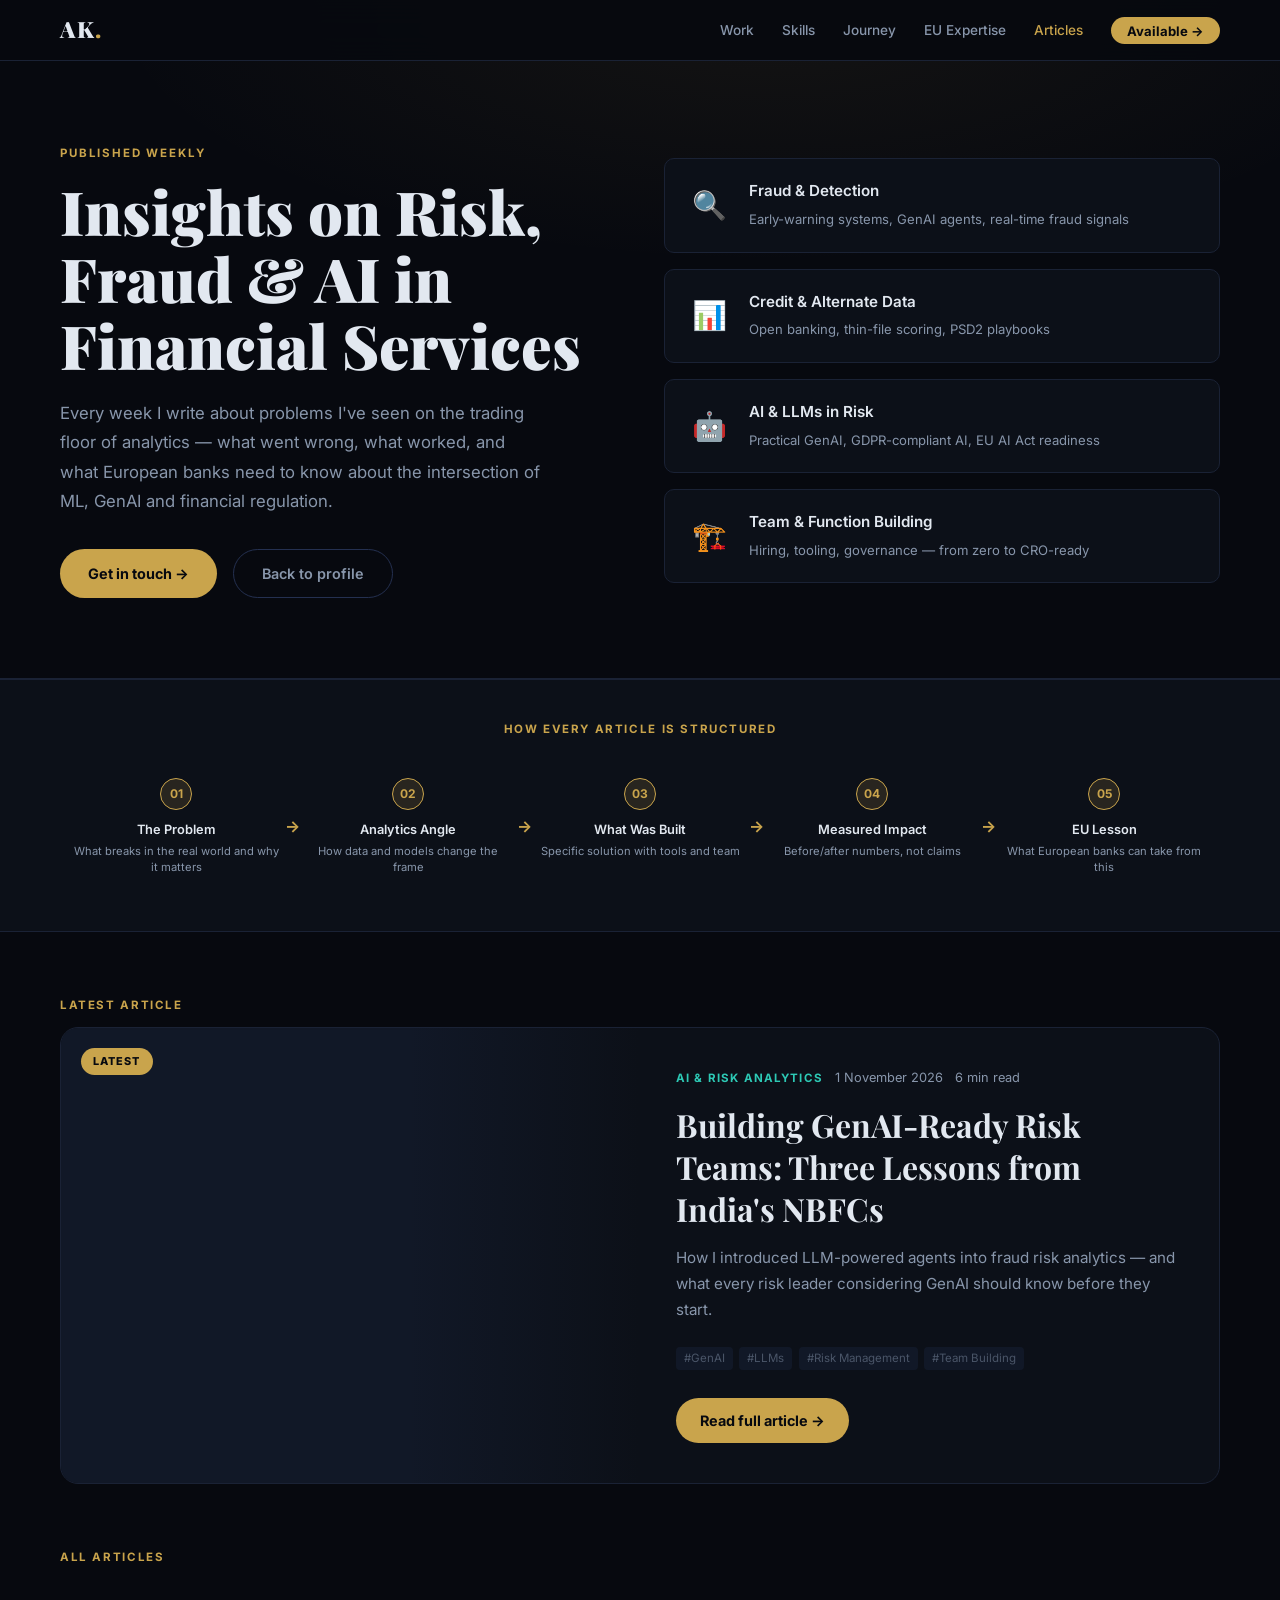
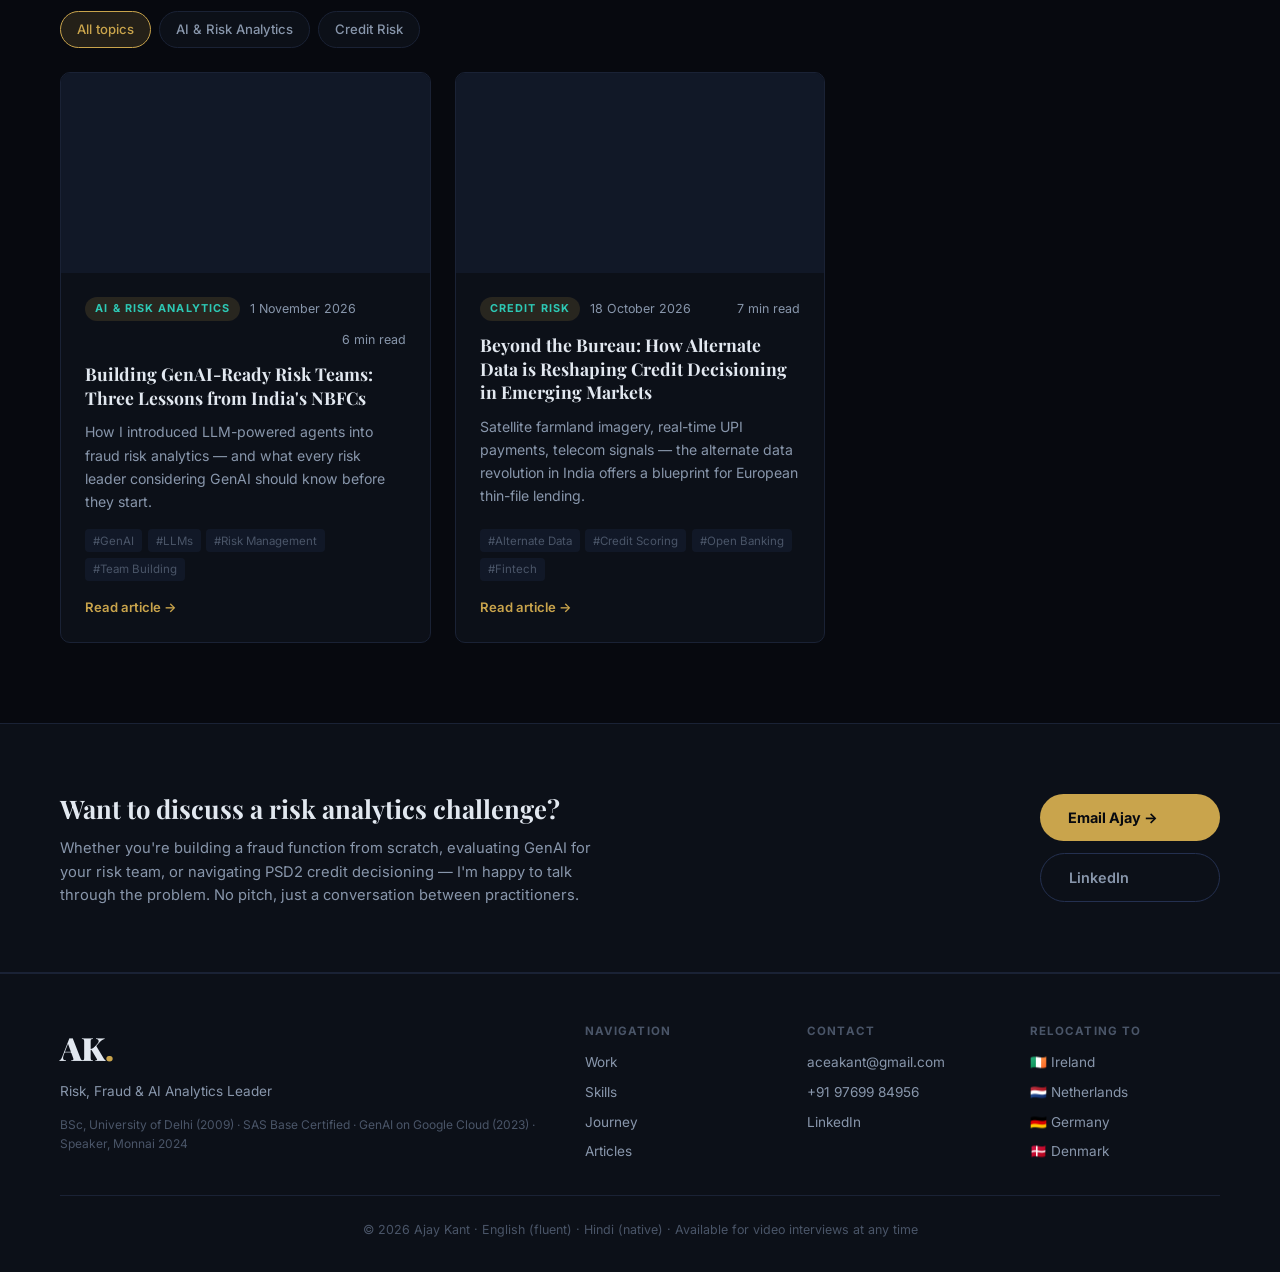
<file: articles.html>
<!DOCTYPE html>
<html lang="en">
<head>
    <meta charset="UTF-8">
    <meta name="viewport" content="width=device-width, initial-scale=1.0">
    <meta name="description" content="Weekly insights on risk analytics, fraud detection and AI in financial services — by Ajay Kant.">
    <title>Articles — Ajay Kant · Risk, Fraud & AI Analytics</title>
    <link rel="stylesheet" href="styles.css">
    <link href="https://fonts.googleapis.com/css2?family=Playfair+Display:wght@400;700;900&family=Inter:wght@300;400;500;600;700&display=swap" rel="stylesheet">
    <link rel="stylesheet" href="https://cdnjs.cloudflare.com/ajax/libs/font-awesome/6.4.0/css/all.min.css">
    <style>
        /* ── Articles page specific styles ─────────────────── */
        .articles-hero {
            padding: 9rem 0 5rem;
            background: radial-gradient(ellipse 80% 60% at 60% 0%, rgba(201,164,76,0.07) 0%, transparent 65%),
                        var(--bg);
            border-bottom: 1px solid var(--border);
        }
        .articles-hero-grid {
            display: grid;
            grid-template-columns: 1fr 1fr;
            gap: 3rem;
            align-items: center;
        }
        .articles-hero-eyebrow {
            font-size: 0.72rem;
            font-weight: 700;
            letter-spacing: 0.16em;
            text-transform: uppercase;
            color: var(--gold);
            margin-bottom: 1rem;
        }
        .articles-hero h1 {
            font-family: 'Playfair Display', Georgia, serif;
            font-size: clamp(2.4rem, 5vw, 3.8rem);
            font-weight: 900;
            line-height: 1.1;
            color: var(--text);
            margin-bottom: 1.25rem;
        }
        .articles-hero p {
            color: var(--text-muted);
            font-size: 1.05rem;
            line-height: 1.75;
            max-width: 480px;
        }
        .articles-hero-stats {
            display: flex;
            flex-direction: column;
            gap: 1rem;
        }
        .hero-stat-row {
            display: flex;
            align-items: center;
            gap: 1.25rem;
            padding: 1.25rem 1.5rem;
            background: var(--bg-card);
            border: 1px solid var(--border);
            border-radius: var(--radius);
            transition: border-color 0.2s;
        }
        .hero-stat-row:hover { border-color: var(--gold); }
        .hero-stat-icon {
            font-size: 1.75rem;
            min-width: 2.5rem;
            text-align: center;
        }
        .hero-stat-text strong {
            display: block;
            color: var(--text);
            font-size: 0.95rem;
            font-weight: 600;
            margin-bottom: 0.15rem;
        }
        .hero-stat-text span {
            color: var(--text-muted);
            font-size: 0.82rem;
            line-height: 1.4;
        }

        /* ── Framework banner ───────────────────────────────── */
        .framework-banner {
            background: var(--bg-card);
            border-top: 1px solid var(--border);
            border-bottom: 1px solid var(--border);
            padding: 2.5rem 0;
        }
        .framework-steps {
            display: grid;
            grid-template-columns: repeat(5, 1fr);
            gap: 0;
        }
        .framework-step {
            display: flex;
            flex-direction: column;
            align-items: center;
            text-align: center;
            padding: 1rem 0.75rem;
            position: relative;
        }
        .framework-step:not(:last-child)::after {
            content: '→';
            position: absolute;
            right: -0.5rem;
            top: 50%;
            transform: translateY(-50%);
            color: var(--gold);
            font-size: 1rem;
            font-weight: 700;
        }
        .framework-step-num {
            width: 2rem;
            height: 2rem;
            background: var(--gold-dim);
            border: 1px solid var(--gold);
            border-radius: 50%;
            display: flex;
            align-items: center;
            justify-content: center;
            font-size: 0.75rem;
            font-weight: 700;
            color: var(--gold);
            margin-bottom: 0.6rem;
        }
        .framework-step-label {
            font-size: 0.8rem;
            font-weight: 600;
            color: var(--text);
            margin-bottom: 0.25rem;
        }
        .framework-step-sub {
            font-size: 0.7rem;
            color: var(--text-muted);
            line-height: 1.4;
        }

        /* ── Featured article ───────────────────────────────── */
        .featured-section {
            padding: 4rem 0 2rem;
        }
        .featured-card {
            display: grid;
            grid-template-columns: 1fr 1fr;
            gap: 0;
            background: var(--bg-card);
            border: 1px solid var(--border);
            border-radius: var(--radius-lg);
            overflow: hidden;
            cursor: pointer;
            transition: border-color 0.25s, box-shadow 0.25s, transform 0.25s;
        }
        .featured-card:hover {
            border-color: var(--gold);
            box-shadow: var(--shadow-gold);
            transform: translateY(-2px);
        }
        .featured-img {
            height: 100%;
            min-height: 340px;
            background-size: cover;
            background-position: center;
            background-color: var(--bg-elevated);
            position: relative;
        }
        .featured-img-overlay {
            position: absolute;
            inset: 0;
            background: linear-gradient(to right, transparent 60%, var(--bg-card));
        }
        .featured-badge {
            position: absolute;
            top: 1.25rem;
            left: 1.25rem;
            background: var(--gold);
            color: #07090f;
            font-size: 0.68rem;
            font-weight: 800;
            letter-spacing: 0.1em;
            text-transform: uppercase;
            padding: 0.3rem 0.75rem;
            border-radius: 9999px;
        }
        .featured-body {
            padding: 2.5rem 2.25rem;
            display: flex;
            flex-direction: column;
            justify-content: center;
        }
        .featured-meta {
            display: flex;
            gap: 0.75rem;
            flex-wrap: wrap;
            align-items: center;
            margin-bottom: 1rem;
        }
        .featured-category {
            font-size: 0.72rem;
            font-weight: 700;
            text-transform: uppercase;
            letter-spacing: 0.1em;
            color: var(--teal);
        }
        .featured-date, .featured-read-time {
            font-size: 0.8rem;
            color: var(--text-muted);
        }
        .featured-title {
            font-family: 'Playfair Display', Georgia, serif;
            font-size: clamp(1.5rem, 2.5vw, 2rem);
            font-weight: 700;
            color: var(--text);
            line-height: 1.3;
            margin-bottom: 1rem;
        }
        .featured-summary {
            color: var(--text-muted);
            font-size: 0.95rem;
            line-height: 1.7;
            margin-bottom: 1.5rem;
        }
        .featured-tags {
            display: flex;
            flex-wrap: wrap;
            gap: 0.4rem;
            margin-bottom: 1.75rem;
        }
        .featured-cta {
            display: inline-flex;
            align-items: center;
            background: var(--gold);
            color: #07090f;
            font-weight: 700;
            font-size: 0.9rem;
            padding: 0.7rem 1.5rem;
            border-radius: 9999px;
            align-self: flex-start;
            transition: background 0.2s;
        }
        .featured-cta:hover { background: var(--gold-light); }

        /* ── Filters ────────────────────────────────────────── */
        .filters-bar {
            padding: 2rem 0 0;
            display: flex;
            gap: 0.5rem;
            flex-wrap: wrap;
            align-items: center;
        }
        .filter-chip {
            background: var(--bg-card);
            border: 1px solid var(--border);
            color: var(--text-muted);
            font-size: 0.82rem;
            font-weight: 500;
            padding: 0.45rem 1rem;
            border-radius: 9999px;
            cursor: pointer;
            transition: background 0.2s, border-color 0.2s, color 0.2s;
        }
        .filter-chip:hover, .filter-chip.active {
            background: var(--gold-dim);
            border-color: var(--gold);
            color: var(--gold);
        }

        /* ── Articles grid ──────────────────────────────────── */
        .all-articles-section {
            padding: 2rem 0 5rem;
        }
        .articles-page-grid {
            display: grid;
            grid-template-columns: repeat(auto-fill, minmax(340px, 1fr));
            gap: 1.5rem;
            margin-top: 1.5rem;
        }

        /* ── Article card (shared with index.html) ──────────── */
        .article-card {
            background: var(--bg-card);
            border: 1px solid var(--border);
            border-radius: var(--radius);
            overflow: hidden;
            cursor: pointer;
            transition: border-color 0.25s, box-shadow 0.25s, transform 0.25s;
            display: flex;
            flex-direction: column;
        }
        .article-card:hover {
            border-color: var(--gold);
            box-shadow: var(--shadow-gold);
            transform: translateY(-3px);
        }
        .article-card-img {
            height: 200px;
            background-size: cover;
            background-position: center;
            background-color: var(--bg-elevated);
        }
        .article-card-accent {
            height: 4px;
            background: linear-gradient(to right, var(--gold), var(--teal));
        }
        .article-card-body {
            padding: 1.5rem;
            flex: 1;
            display: flex;
            flex-direction: column;
        }
        .article-meta {
            display: flex;
            gap: 0.6rem;
            flex-wrap: wrap;
            align-items: center;
            margin-bottom: 0.75rem;
        }
        .article-category {
            font-size: 0.68rem;
            font-weight: 700;
            text-transform: uppercase;
            letter-spacing: 0.1em;
            color: var(--teal);
        }
        .article-date, .article-read-time {
            font-size: 0.78rem;
            color: var(--text-muted);
        }
        .article-title {
            font-family: 'Playfair Display', Georgia, serif;
            font-size: 1.1rem;
            font-weight: 700;
            color: var(--text);
            line-height: 1.35;
            margin-bottom: 0.65rem;
        }
        .article-summary {
            color: var(--text-muted);
            font-size: 0.88rem;
            line-height: 1.65;
            margin-bottom: 1rem;
            flex: 1;
        }
        .article-tags {
            display: flex;
            flex-wrap: wrap;
            gap: 0.35rem;
            margin-bottom: 1rem;
        }
        .article-tag {
            font-size: 0.72rem;
            color: var(--text-dim);
            background: var(--bg-elevated);
            padding: 0.15rem 0.5rem;
            border-radius: 4px;
        }
        .article-cta {
            font-size: 0.82rem;
            font-weight: 600;
            color: var(--gold);
            margin-top: auto;
        }
        .article-card:hover .article-cta { color: var(--gold-light); }

        /* ── Write for the site CTA ─────────────────────────── */
        .write-cta-section {
            background: var(--bg-card);
            border-top: 1px solid var(--border);
            border-bottom: 1px solid var(--border);
            padding: 4rem 0;
        }
        .write-cta-inner {
            display: grid;
            grid-template-columns: 1fr auto;
            gap: 2rem;
            align-items: center;
        }
        .write-cta-inner h2 {
            font-family: 'Playfair Display', Georgia, serif;
            font-size: 1.6rem;
            font-weight: 700;
            color: var(--text);
            margin-bottom: 0.5rem;
        }
        .write-cta-inner p {
            color: var(--text-muted);
            font-size: 0.92rem;
            line-height: 1.6;
            max-width: 540px;
        }
        .write-cta-btns {
            display: flex;
            flex-direction: column;
            gap: 0.75rem;
            min-width: 180px;
        }

        /* ── Article Modal ──────────────────────────────────── */
        .article-modal {
            position: fixed;
            inset: 0;
            z-index: 1000;
            display: flex;
            align-items: flex-start;
            justify-content: center;
            overflow-y: auto;
            padding: 2rem 1rem;
        }
        .article-modal[hidden] { display: none; }
        .article-modal-overlay {
            position: fixed;
            inset: 0;
            background: rgba(7,9,15,0.88);
            backdrop-filter: blur(6px);
        }
        .article-modal-panel {
            position: relative;
            z-index: 1;
            background: var(--bg-card);
            border: 1px solid var(--border-light);
            border-radius: var(--radius-lg);
            max-width: 740px;
            width: 100%;
            padding: 3rem 3rem 2.5rem;
            margin: auto;
            box-shadow: var(--shadow-md);
        }
        .article-modal-close {
            position: absolute;
            top: 1.25rem;
            right: 1.25rem;
            background: var(--bg-elevated);
            border: 1px solid var(--border);
            border-radius: 50%;
            width: 2.25rem;
            height: 2.25rem;
            cursor: pointer;
            color: var(--text-muted);
            font-size: 1rem;
            display: flex;
            align-items: center;
            justify-content: center;
            transition: background 0.2s, color 0.2s;
        }
        .article-modal-close:hover { background: var(--bg-highlight); color: var(--text); }
        .article-modal-content h1 {
            font-family: 'Playfair Display', Georgia, serif;
            font-size: clamp(1.6rem, 3vw, 2.2rem);
            font-weight: 700;
            color: var(--text);
            line-height: 1.25;
            margin-bottom: 1rem;
        }
        .article-modal-content .article-body h2 {
            font-family: 'Playfair Display', Georgia, serif;
            font-size: 1.3rem;
            font-weight: 700;
            color: var(--text);
            margin: 2rem 0 0.75rem;
        }
        .article-modal-content .article-body p {
            color: var(--text-muted);
            font-size: 0.97rem;
            line-height: 1.8;
            margin-bottom: 1rem;
        }
        .article-modal-content .article-body strong {
            color: var(--text);
            font-weight: 600;
        }

        /* ── Responsive ─────────────────────────────────────── */
        @media (max-width: 900px) {
            .articles-hero-grid { grid-template-columns: 1fr; }
            .articles-hero-stats { display: none; }
            .framework-steps { grid-template-columns: repeat(3, 1fr); }
            .framework-step:nth-child(3)::after,
            .framework-step:nth-child(5)::after { display: none; }
            .featured-card { grid-template-columns: 1fr; }
            .featured-img { min-height: 220px; }
            .write-cta-inner { grid-template-columns: 1fr; }
            .write-cta-btns { flex-direction: row; min-width: auto; }
            .article-modal-panel { padding: 2rem 1.5rem; }
        }
        @media (max-width: 600px) {
            .articles-hero { padding: 7rem 0 3.5rem; }
            .framework-steps { grid-template-columns: 1fr 1fr; }
            .framework-step:nth-child(2)::after,
            .framework-step:nth-child(4)::after { display: none; }
            .articles-page-grid { grid-template-columns: 1fr; }
            .write-cta-btns { flex-direction: column; }
        }
    </style>
</head>
<body>

<!-- ── Navigation ─────────────────────────────────────────── -->
<nav class="navbar">
    <div class="nav-inner">
        <a href="index.html" class="nav-logo">AK<span class="nav-logo-dot">.</span></a>
        <ul class="nav-links">
            <li><a href="index.html#engagements">Work</a></li>
            <li><a href="index.html#skills">Skills</a></li>
            <li><a href="index.html#timeline">Journey</a></li>
            <li><a href="index.html#eu-regulatory">EU Expertise</a></li>
            <li><a href="articles.html" class="active">Articles</a></li>
            <li><a href="index.html#opportunity" class="nav-hire">Available →</a></li>
        </ul>
        <button class="nav-menu-btn" id="menuBtn" aria-label="Menu">☰</button>
    </div>
</nav>

<!-- ── Articles Hero ──────────────────────────────────────── -->
<section class="articles-hero">
    <div class="container">
        <div class="articles-hero-grid">
            <div>
                <div class="articles-hero-eyebrow">Published weekly</div>
                <h1>Insights on Risk,<br>Fraud &amp; AI in<br>Financial Services</h1>
                <p>Every week I write about problems I've seen on the trading floor of analytics — what went wrong, what worked, and what European banks need to know about the intersection of ML, GenAI and financial regulation.</p>
                <div style="margin-top:2rem;display:flex;gap:1rem;flex-wrap:wrap;">
                    <a href="mailto:aceakant@gmail.com" class="btn-gold">Get in touch →</a>
                    <a href="index.html" class="btn-ghost">Back to profile</a>
                </div>
            </div>
            <div class="articles-hero-stats">
                <div class="hero-stat-row">
                    <div class="hero-stat-icon">🔍</div>
                    <div class="hero-stat-text">
                        <strong>Fraud & Detection</strong>
                        <span>Early-warning systems, GenAI agents, real-time fraud signals</span>
                    </div>
                </div>
                <div class="hero-stat-row">
                    <div class="hero-stat-icon">📊</div>
                    <div class="hero-stat-text">
                        <strong>Credit & Alternate Data</strong>
                        <span>Open banking, thin-file scoring, PSD2 playbooks</span>
                    </div>
                </div>
                <div class="hero-stat-row">
                    <div class="hero-stat-icon">🤖</div>
                    <div class="hero-stat-text">
                        <strong>AI & LLMs in Risk</strong>
                        <span>Practical GenAI, GDPR-compliant AI, EU AI Act readiness</span>
                    </div>
                </div>
                <div class="hero-stat-row">
                    <div class="hero-stat-icon">🏗️</div>
                    <div class="hero-stat-text">
                        <strong>Team & Function Building</strong>
                        <span>Hiring, tooling, governance — from zero to CRO-ready</span>
                    </div>
                </div>
            </div>
        </div>
    </div>
</section>

<!-- ── Article Framework Banner ───────────────────────────── -->
<div class="framework-banner">
    <div class="container">
        <div class="section-label" style="text-align:center;margin-bottom:1.5rem;">How every article is structured</div>
        <div class="framework-steps">
            <div class="framework-step">
                <div class="framework-step-num">01</div>
                <div class="framework-step-label">The Problem</div>
                <div class="framework-step-sub">What breaks in the real world and why it matters</div>
            </div>
            <div class="framework-step">
                <div class="framework-step-num">02</div>
                <div class="framework-step-label">Analytics Angle</div>
                <div class="framework-step-sub">How data and models change the frame</div>
            </div>
            <div class="framework-step">
                <div class="framework-step-num">03</div>
                <div class="framework-step-label">What Was Built</div>
                <div class="framework-step-sub">Specific solution with tools and team</div>
            </div>
            <div class="framework-step">
                <div class="framework-step-num">04</div>
                <div class="framework-step-label">Measured Impact</div>
                <div class="framework-step-sub">Before/after numbers, not claims</div>
            </div>
            <div class="framework-step">
                <div class="framework-step-num">05</div>
                <div class="framework-step-label">EU Lesson</div>
                <div class="framework-step-sub">What European banks can take from this</div>
            </div>
        </div>
    </div>
</div>

<!-- ── Featured Article ────────────────────────────────────── -->
<section class="featured-section">
    <div class="container">
        <div class="section-label">Latest article</div>
        <div id="featured-article"></div>
    </div>
</section>

<!-- ── All Articles ────────────────────────────────────────── -->
<section class="all-articles-section">
    <div class="container">
        <div class="section-label">All articles</div>
        <div class="filters-bar" id="filters-bar">
            <span class="filter-chip active" data-filter="all">All topics</span>
        </div>
        <div class="articles-page-grid" id="articles-page-grid">
            <div class="articles-loading" style="grid-column:1/-1;text-align:center;padding:4rem 0;color:var(--text-muted);">
                Loading articles…
            </div>
        </div>
    </div>
</section>

<!-- ── Write-for-site CTA ──────────────────────────────────── -->
<section class="write-cta-section">
    <div class="container">
        <div class="write-cta-inner">
            <div>
                <h2>Want to discuss a risk analytics challenge?</h2>
                <p>Whether you're building a fraud function from scratch, evaluating GenAI for your risk team, or navigating PSD2 credit decisioning — I'm happy to talk through the problem. No pitch, just a conversation between practitioners.</p>
            </div>
            <div class="write-cta-btns">
                <a href="mailto:aceakant@gmail.com" class="btn-gold">Email Ajay →</a>
                <a href="https://linkedin.com/in/ajuhack" target="_blank" class="btn-ghost">LinkedIn</a>
            </div>
        </div>
    </div>
</section>

<!-- ── Footer ─────────────────────────────────────────────── -->
<footer class="footer">
    <div class="container">
        <div class="footer-grid">
            <div>
                <div class="footer-logo">AK<span style="color:var(--gold)">.</span></div>
                <p class="footer-tagline">Risk, Fraud & AI Analytics Leader</p>
                <p class="footer-creds">BSc, University of Delhi (2009) · SAS Base Certified · GenAI on Google Cloud (2023) · Speaker, Monnai 2024</p>
            </div>
            <div class="footer-links">
                <div class="footer-col">
                    <div class="footer-col-title">Navigation</div>
                    <a href="index.html#engagements">Work</a>
                    <a href="index.html#skills">Skills</a>
                    <a href="index.html#timeline">Journey</a>
                    <a href="articles.html">Articles</a>
                </div>
                <div class="footer-col">
                    <div class="footer-col-title">Contact</div>
                    <a href="mailto:aceakant@gmail.com">aceakant@gmail.com</a>
                    <a href="tel:+919769984956">+91 97699 84956</a>
                    <a href="https://linkedin.com/in/ajuhack" target="_blank">LinkedIn</a>
                </div>
                <div class="footer-col">
                    <div class="footer-col-title">Relocating to</div>
                    <span>🇮🇪 Ireland</span>
                    <span>🇳🇱 Netherlands</span>
                    <span>🇩🇪 Germany</span>
                    <span>🇩🇰 Denmark</span>
                </div>
            </div>
        </div>
        <div class="footer-bottom">© 2026 Ajay Kant · English (fluent) · Hindi (native) · Available for video interviews at any time</div>
    </div>
</footer>

<!-- Article Modal -->
<div class="article-modal" id="article-modal" hidden>
    <div class="article-modal-overlay" onclick="closeArticle()"></div>
    <div class="article-modal-panel" id="article-modal-panel">
        <button class="article-modal-close" onclick="closeArticle()">✕</button>
        <div class="article-modal-content" id="article-modal-content"></div>
    </div>
</div>

<script>
// ── Shared helpers (duplicated so articles.html is standalone) ──

function formatArticleDate(dateStr) {
    const d = new Date(dateStr + 'T00:00:00');
    return d.toLocaleDateString('en-GB', { day: 'numeric', month: 'long', year: 'numeric' });
}

function renderArticleContent(article) {
    return article.content.map(block => {
        if (block.startsWith('## ')) return `<h2>${block.slice(3)}</h2>`;
        if (block.startsWith('**') && block.endsWith('**')) return `<p><strong>${block.slice(2, -2)}</strong></p>`;
        return `<p>${block}</p>`;
    }).join('');
}

let _allArticles = [];

function openArticle(id, articles) {
    const article = articles.find(a => a.id === id);
    if (!article) return;
    const modal = document.getElementById('article-modal');
    const content = document.getElementById('article-modal-content');
    content.innerHTML = `
        <h1>${article.title}</h1>
        <div class="article-meta" style="margin-bottom:1.25rem;">
            <span class="article-category">${article.category}</span>
            <span class="article-date">${formatArticleDate(article.date)}</span>
            <span class="article-read-time">${article.readTime}</span>
        </div>
        ${article.image ? `<img src="${article.image}" alt="${article.title}" style="width:100%;border-radius:10px;margin:0 0 1.5rem;object-fit:cover;max-height:320px;">` : ''}
        <div class="article-body">${renderArticleContent(article)}</div>
        <div style="margin-top:2rem;padding-top:1.5rem;border-top:1px solid rgba(201,164,76,0.15);font-size:0.85rem;color:#8896ab;">
            — <strong style="color:#e2e8f0;">Ajay Kant</strong> &nbsp;·&nbsp; aceakant@gmail.com &nbsp;·&nbsp;
            <a href="https://linkedin.com/in/ajuhack" target="_blank" style="color:#c9a44c;">LinkedIn</a>
        </div>
    `;
    modal.hidden = false;
    document.body.style.overflow = 'hidden';
}

function closeArticle() {
    document.getElementById('article-modal').hidden = true;
    document.body.style.overflow = '';
}

document.addEventListener('keydown', e => { if (e.key === 'Escape') closeArticle(); });

// ── Articles page loader ─────────────────────────────────────

function articleCardHTML(article, allArticles) {
    const articlesJson = JSON.stringify(allArticles).replace(/'/g, "&#39;");
    return `
        <div class="article-card" onclick="openArticle('${article.id}', ${articlesJson})">
            ${article.image ? `<div class="article-card-img" style="background-image:url('${article.image}')"></div>` : '<div class="article-card-accent"></div>'}
            <div class="article-card-body">
                <div class="article-meta">
                    <span class="article-category">${article.category}</span>
                    <span class="article-date">${formatArticleDate(article.date)}</span>
                    <span class="article-read-time">${article.readTime}</span>
                </div>
                <h3 class="article-title">${article.title}</h3>
                <p class="article-summary">${article.summary}</p>
                <div class="article-tags">
                    ${article.tags.map(t => `<span class="article-tag">#${t}</span>`).join('')}
                </div>
                <span class="article-cta">Read article →</span>
            </div>
        </div>
    `;
}

function renderFeatured(article, allArticles) {
    const el = document.getElementById('featured-article');
    if (!el) return;
    const articlesJson = JSON.stringify(allArticles).replace(/'/g, "&#39;");
    el.innerHTML = `
        <div class="featured-card" onclick="openArticle('${article.id}', ${articlesJson})">
            <div class="featured-img" ${article.image ? `style="background-image:url('${article.image}')"` : ''}>
                <div class="featured-img-overlay"></div>
                <span class="featured-badge">Latest</span>
            </div>
            <div class="featured-body">
                <div class="featured-meta">
                    <span class="featured-category">${article.category}</span>
                    <span class="featured-date">${formatArticleDate(article.date)}</span>
                    <span class="featured-read-time">${article.readTime}</span>
                </div>
                <h2 class="featured-title">${article.title}</h2>
                <p class="featured-summary">${article.summary}</p>
                <div class="featured-tags">
                    ${article.tags.map(t => `<span class="article-tag">#${t}</span>`).join('')}
                </div>
                <span class="featured-cta">Read full article →</span>
            </div>
        </div>
    `;
}

function buildFilters(articles) {
    const filtersBar = document.getElementById('filters-bar');
    const categories = [...new Set(articles.map(a => a.category))];
    categories.forEach(cat => {
        const chip = document.createElement('span');
        chip.className = 'filter-chip';
        chip.dataset.filter = cat;
        chip.textContent = cat;
        filtersBar.appendChild(chip);
    });
    filtersBar.addEventListener('click', e => {
        const chip = e.target.closest('.filter-chip');
        if (!chip) return;
        filtersBar.querySelectorAll('.filter-chip').forEach(c => c.classList.remove('active'));
        chip.classList.add('active');
        const filter = chip.dataset.filter;
        const grid = document.getElementById('articles-page-grid');
        const filtered = filter === 'all' ? articles : articles.filter(a => a.category === filter);
        grid.innerHTML = filtered.map(a => articleCardHTML(a, articles)).join('');
    });
}

async function initArticlesPage() {
    try {
        const res = await fetch('articles/data.json');
        const data = await res.json();
        const articles = data.articles.sort((a, b) => new Date(b.date) - new Date(a.date));
        _allArticles = articles;

        renderFeatured(articles[0], articles);

        const grid = document.getElementById('articles-page-grid');
        grid.innerHTML = articles.map(a => articleCardHTML(a, articles)).join('');

        buildFilters(articles);
    } catch (e) {
        document.getElementById('articles-page-grid').innerHTML =
            '<div style="grid-column:1/-1;text-align:center;padding:4rem 0;color:var(--text-muted);">Articles coming soon…</div>';
    }
}

// Navbar scroll behaviour
const navbar = document.querySelector('.navbar');
if (navbar) {
    window.addEventListener('scroll', () => {
        navbar.classList.toggle('scrolled', window.scrollY > 40);
    });
}

document.addEventListener('DOMContentLoaded', initArticlesPage);
</script>
</body>
</html>
</file>
<file: styles.css>
/* ════════════════════════════════════════════════════════════
   AJAY KANT PORTFOLIO — Dark Executive Design System
   Palette: Deep Navy · Old Gold · Steel Blue · Teal
   Type: Playfair Display (headings) + Inter (body)
   ════════════════════════════════════════════════════════════ */

:root {
  --bg:            #07090f;
  --bg-card:       #0c1018;
  --bg-elevated:   #111827;
  --bg-highlight:  #151f30;
  --gold:          #c9a44c;
  --gold-light:    #e8c96a;
  --gold-dim:      rgba(201,164,76,0.15);
  --blue:          #4b8cc8;
  --teal:          #2dc9b5;
  --danger:        #e05252;
  --warn:          #e8a23a;
  --text:          #e2e8f0;
  --text-muted:    #8896ab;
  --text-dim:      #4a5568;
  --border:        #1a2235;
  --border-light:  #243050;
  --shadow-sm:     0 2px 8px rgba(0,0,0,0.4);
  --shadow-md:     0 8px 32px rgba(0,0,0,0.5);
  --shadow-gold:   0 8px 32px rgba(201,164,76,0.2);
  --radius:        10px;
  --radius-lg:     18px;
  --radius-xl:     26px;
  --ease:          cubic-bezier(0.2, 0, 0, 1);
}

/* ── Reset & Base ───────────────────────────────────────────── */
*, *::before, *::after { box-sizing: border-box; margin: 0; padding: 0; }

html { scroll-behavior: smooth; }

body {
  background: var(--bg);
  color: var(--text);
  font-family: 'Inter', system-ui, sans-serif;
  font-size: 16px;
  line-height: 1.6;
  -webkit-font-smoothing: antialiased;
}

a { color: var(--gold); text-decoration: none; transition: color 0.2s; }
a:hover { color: var(--gold-light); }

img { max-width: 100%; display: block; }

.container {
  max-width: 1200px;
  margin: 0 auto;
  padding-left: max(20px, env(safe-area-inset-left, 0px));
  padding-right: max(20px, env(safe-area-inset-right, 0px));
}

/* ── Typography helpers ─────────────────────────────────────── */
.section-label {
  font-size: 0.72rem;
  font-weight: 700;
  letter-spacing: 0.14em;
  text-transform: uppercase;
  color: var(--gold);
  margin-bottom: 0.75rem;
}

.section-title {
  font-family: 'Playfair Display', Georgia, serif;
  font-size: clamp(1.9rem, 4vw, 2.8rem);
  font-weight: 700;
  color: var(--text);
  line-height: 1.2;
  text-wrap: balance;
  margin-bottom: 1rem;
}

.section-sub {
  color: var(--text-muted);
  font-size: 0.9rem;
  max-width: 640px;
  line-height: 1.7;
  margin-bottom: 2.5rem;
}

/* ── Buttons ────────────────────────────────────────────────── */
.btn-gold {
  display: inline-flex;
  align-items: center;
  background: var(--gold);
  color: #07090f;
  font-weight: 700;
  font-size: 0.9rem;
  padding: 0.75rem 1.75rem;
  border-radius: 9999px;
  transition: background 0.2s, transform 0.2s, box-shadow 0.2s;
}
.btn-gold:hover {
  background: var(--gold-light);
  color: #07090f;
  transform: translateY(-2px);
  box-shadow: var(--shadow-gold);
}

.btn-ghost {
  display: inline-flex;
  align-items: center;
  color: var(--text-muted);
  font-weight: 600;
  font-size: 0.9rem;
  padding: 0.75rem 1.75rem;
  border: 1.5px solid var(--border-light);
  border-radius: 9999px;
  transition: border-color 0.2s, color 0.2s;
}
.btn-ghost:hover { border-color: var(--gold); color: var(--gold); }

/* ── Navigation ─────────────────────────────────────────────── */
.navbar {
  position: fixed;
  top: 0;
  left: 0;
  right: 0;
  z-index: 100;
  background: rgba(7,9,15,0.92);
  backdrop-filter: blur(16px);
  border-bottom: 1px solid var(--border);
}

.nav-inner {
  max-width: 1200px;
  margin: 0 auto;
  padding: 0 max(20px, env(safe-area-inset-left, 0px));
  height: 60px;
  display: flex;
  align-items: center;
  gap: 2rem;
}

.nav-logo {
  font-family: 'Playfair Display', serif;
  font-size: 1.4rem;
  font-weight: 900;
  color: var(--text);
  letter-spacing: 0.04em;
  flex-shrink: 0;
}
.nav-logo-dot { color: var(--gold); }

.nav-links {
  display: flex;
  align-items: center;
  gap: 1.75rem;
  list-style: none;
  margin-left: auto;
}

.nav-links a {
  font-size: 0.85rem;
  font-weight: 500;
  color: var(--text-muted);
  transition: color 0.2s;
}
.nav-links a:hover, .nav-links a.active { color: var(--gold); }

.nav-hire {
  background: var(--gold);
  color: #07090f !important;
  padding: 0.35rem 1rem;
  border-radius: 9999px;
  font-weight: 700 !important;
  font-size: 0.82rem !important;
  transition: background 0.2s, transform 0.2s !important;
}
.nav-hire:hover { background: var(--gold-light) !important; transform: translateY(-1px); }

.nav-menu-btn {
  display: none;
  background: none;
  border: none;
  color: var(--text);
  font-size: 1.3rem;
  cursor: pointer;
  margin-left: auto;
}

/* ── Hero ────────────────────────────────────────────────────── */
.hero {
  min-height: 100vh;
  display: flex;
  flex-direction: column;
  justify-content: center;
  padding: 100px 0 60px;
  position: relative;
  background:
    radial-gradient(ellipse at 70% 30%, rgba(201,164,76,0.06) 0%, transparent 55%),
    radial-gradient(ellipse at 20% 80%, rgba(75,140,200,0.07) 0%, transparent 55%),
    var(--bg);
}

.hero-grid {
  display: grid;
  grid-template-columns: 1fr 1fr;
  gap: 4rem;
  align-items: center;
}

.hero-eyebrow {
  font-size: 0.78rem;
  font-weight: 700;
  letter-spacing: 0.16em;
  text-transform: uppercase;
  color: var(--gold);
  margin-bottom: 1.25rem;
}

.hero-name {
  font-family: 'Playfair Display', serif;
  font-size: clamp(3.5rem, 8vw, 7rem);
  font-weight: 900;
  line-height: 0.95;
  color: var(--text);
  margin-bottom: 1.5rem;
}
.hero-dot { color: var(--gold); }

.hero-tagline {
  font-size: 1.05rem;
  color: var(--text-muted);
  line-height: 1.75;
  max-width: 460px;
  margin-bottom: 1.75rem;
}

.avail-chip {
  display: inline-flex;
  align-items: center;
  gap: 0.6rem;
  background: rgba(45,201,181,0.1);
  border: 1px solid rgba(45,201,181,0.3);
  color: var(--teal);
  font-size: 0.8rem;
  font-weight: 600;
  padding: 0.45rem 1rem;
  border-radius: 9999px;
  margin-bottom: 1.75rem;
  position: relative;
}

.pulse-ring {
  width: 10px; height: 10px;
  border-radius: 50%;
  background: transparent;
  border: 2px solid var(--teal);
  animation: ring-pulse 2s infinite;
  flex-shrink: 0;
}
.pulse-core {
  width: 6px; height: 6px;
  border-radius: 50%;
  background: var(--teal);
  position: absolute;
  left: calc(1rem + 2px);
  flex-shrink: 0;
}

@keyframes ring-pulse {
  0%, 100% { transform: scale(1); opacity: 1; }
  50% { transform: scale(1.6); opacity: 0; }
}

.hero-actions { display: flex; gap: 1rem; flex-wrap: wrap; }

/* Hero right — metrics */
.metric-grid {
  display: grid;
  grid-template-columns: 1fr 1fr;
  gap: 1rem;
  margin-bottom: 1.25rem;
}

.metric-card {
  background: var(--bg-card);
  border: 1px solid var(--border);
  border-radius: var(--radius-lg);
  padding: 1.5rem;
  transition: border-color 0.3s, box-shadow 0.3s;
}
.metric-card:hover { border-color: var(--gold); box-shadow: var(--shadow-gold); }

.metric-num {
  font-family: 'Playfair Display', serif;
  font-size: 2.2rem;
  font-weight: 700;
  color: var(--gold);
  line-height: 1;
  margin-bottom: 0.4rem;
}

.metric-label {
  font-size: 0.78rem;
  color: var(--text-muted);
  line-height: 1.4;
}

.hero-tools {
  font-size: 0.75rem;
  color: var(--text-dim);
  letter-spacing: 0.04em;
  border-top: 1px solid var(--border);
  padding-top: 1rem;
}

.hero-scroll-hint {
  text-align: center;
  color: var(--text-dim);
  font-size: 1.2rem;
  padding: 2rem 0 0;
  animation: bob 2.5s ease-in-out infinite;
}
@keyframes bob { 0%, 100% { transform: translateY(0); } 50% { transform: translateY(6px); } }

/* ── Problems Section ────────────────────────────────────────── */
.problems-section {
  padding: 6rem 0;
  background: var(--bg-card);
  border-top: 1px solid var(--border);
  border-bottom: 1px solid var(--border);
}

.problems-grid {
  display: grid;
  grid-template-columns: repeat(3, 1fr);
  gap: 2rem;
  margin-top: 2.5rem;
}

.problem-card {
  background: var(--bg-elevated);
  border: 1px solid var(--border);
  border-radius: var(--radius-xl);
  padding: 2rem;
  position: relative;
  transition: border-color 0.3s, transform 0.3s var(--ease), box-shadow 0.3s;
}
.problem-card:hover {
  border-color: var(--gold);
  transform: translateY(-4px);
  box-shadow: 0 16px 48px rgba(0,0,0,0.4);
}

.problem-num {
  font-family: 'Playfair Display', serif;
  font-size: 3.5rem;
  font-weight: 900;
  color: var(--border-light);
  line-height: 1;
  margin-bottom: 0.5rem;
}

.problem-icon { font-size: 1.75rem; margin-bottom: 0.75rem; }

.problem-card h3 {
  font-family: 'Playfair Display', serif;
  font-size: 1.15rem;
  font-weight: 700;
  color: var(--text);
  line-height: 1.35;
  margin-bottom: 0.75rem;
}

.problem-card p { font-size: 0.875rem; color: var(--text-muted); line-height: 1.7; }

.problem-proof {
  margin-top: 1.25rem;
  font-size: 0.78rem;
  font-weight: 600;
  color: var(--teal);
  padding: 0.4rem 0.8rem;
  background: rgba(45,201,181,0.08);
  border-radius: 9999px;
  display: inline-block;
}

/* ── Engagements / Projects ──────────────────────────────────── */
.engagements-section { padding: 6rem 0; }

.projects-grid {
  display: grid;
  grid-template-columns: repeat(auto-fill, minmax(340px, 1fr));
  gap: 1.5rem;
  margin-top: 2.5rem;
}

.project-card {
  background: var(--bg-card);
  border: 1px solid var(--border);
  border-radius: var(--radius-xl);
  overflow: hidden;
  transition: border-color 0.3s, transform 0.3s var(--ease), box-shadow 0.3s;
}
.project-card:hover {
  border-color: var(--gold);
  transform: translateY(-4px);
  box-shadow: 0 20px 60px rgba(0,0,0,0.5);
}

.project-header {
  padding: 1.5rem;
  border-bottom: 1px solid var(--border);
  background: var(--bg-elevated);
}

.project-title {
  font-family: 'Playfair Display', serif;
  font-size: 1.05rem;
  font-weight: 700;
  color: var(--text);
  margin-bottom: 0.3rem;
}

.project-role {
  font-size: 0.8rem;
  color: var(--gold);
  font-weight: 600;
}

.project-body { padding: 1.5rem; }

.project-description {
  font-size: 0.875rem;
  color: var(--text-muted);
  line-height: 1.65;
  margin-bottom: 1rem;
}

.project-impact { margin-bottom: 1rem; }

.project-impact-title {
  font-size: 0.72rem;
  font-weight: 700;
  letter-spacing: 0.1em;
  text-transform: uppercase;
  color: var(--text-dim);
  margin-bottom: 0.5rem;
}

.project-impact ul li {
  list-style: none;
  padding: 0.25rem 0;
  font-size: 0.82rem;
  color: var(--text-muted);
}
.project-impact ul li::before { content: '→ '; color: var(--teal); }

.project-tech { display: flex; flex-wrap: wrap; gap: 0.4rem; margin-top: 1rem; }

.tech-tag {
  background: var(--gold-dim);
  color: var(--gold);
  font-size: 0.7rem;
  font-weight: 600;
  padding: 0.2rem 0.6rem;
  border-radius: 9999px;
}

/* ── Skills & Charts ─────────────────────────────────────────── */
.skills-section {
  padding: 6rem 0;
  background: var(--bg-card);
  border-top: 1px solid var(--border);
}

.skills-charts-grid {
  display: grid;
  grid-template-columns: repeat(2, 1fr);
  gap: 1.5rem;
  margin-top: 2rem;
}

.chart-card {
  background: var(--bg-elevated);
  border: 1px solid var(--border);
  border-radius: var(--radius-xl);
  padding: 1.5rem;
}

.chart-wide { grid-column: 1 / -1; }

.chart-title {
  font-family: 'Playfair Display', serif;
  font-size: 1rem;
  font-weight: 700;
  color: var(--text);
  margin-bottom: 1rem;
}

.chart-wrapper { height: 260px; position: relative; }
.chart-wrapper--wide { height: 300px; }

/* ── Timeline ────────────────────────────────────────────────── */
.timeline-section { padding: 6rem 0; }

.timeline-track {
  margin-top: 3rem;
  position: relative;
}

.timeline-track::before {
  content: '';
  position: absolute;
  left: 50%;
  top: 0; bottom: 0;
  width: 1px;
  background: var(--border-light);
  transform: translateX(-50%);
}

.timeline-item {
  display: grid;
  grid-template-columns: 1fr 60px 1fr;
  gap: 0;
  margin-bottom: 2.5rem;
  align-items: start;
}

.timeline-card {
  background: var(--bg-card);
  border: 1px solid var(--border);
  border-radius: var(--radius-lg);
  padding: 1.25rem 1.5rem;
  transition: border-color 0.3s;
}
.timeline-card:hover { border-color: var(--gold); }

.timeline-card--left { grid-column: 1; text-align: right; }
.timeline-card--right { grid-column: 3; text-align: left; }

.timeline-connector {
  grid-column: 2;
  display: flex;
  justify-content: center;
  padding-top: 1rem;
}

.timeline-spacer { display: block; }

.timeline-dot {
  width: 42px; height: 42px;
  border-radius: 50%;
  background: var(--bg-elevated);
  border: 2px solid var(--gold);
  display: flex;
  align-items: center;
  justify-content: center;
  font-size: 0.9rem;
  color: var(--gold);
  z-index: 1;
  position: relative;
}

.timeline-period {
  font-size: 0.72rem;
  font-weight: 700;
  letter-spacing: 0.08em;
  color: var(--gold);
  text-transform: uppercase;
  margin-bottom: 0.3rem;
}

.timeline-company {
  font-family: 'Playfair Display', serif;
  font-size: 1.05rem;
  font-weight: 700;
  color: var(--text);
  margin-bottom: 0.2rem;
}

.timeline-role { font-size: 0.82rem; color: var(--text-muted); margin-bottom: 0.5rem; }

.timeline-location { font-size: 0.75rem; color: var(--text-dim); }

.timeline-metric-badge {
  display: inline-block;
  font-size: 0.7rem;
  font-weight: 700;
  background: rgba(45,201,181,0.1);
  color: var(--teal);
  padding: 0.2rem 0.6rem;
  border-radius: 9999px;
  margin-top: 0.5rem;
}

/* ── EU Regulatory ───────────────────────────────────────────── */
.eu-regulatory-section {
  padding: 6rem 0;
  background: var(--bg-card);
  border-top: 1px solid var(--border);
}

.regulatory-grid {
  display: grid;
  grid-template-columns: repeat(auto-fit, minmax(280px, 1fr));
  gap: 1.25rem;
  margin-top: 2rem;
}

.regulatory-card {
  background: var(--bg-elevated);
  border: 1px solid var(--border);
  border-left: 3px solid var(--gold);
  border-radius: var(--radius-lg);
  padding: 1.5rem;
  transition: border-color 0.3s, transform 0.3s var(--ease);
}
.regulatory-card:hover { border-color: var(--gold); transform: translateY(-3px); }

.regulatory-card-icon { font-size: 1.75rem; margin-bottom: 0.6rem; }

.regulatory-card-title {
  font-family: 'Playfair Display', serif;
  font-size: 1rem;
  font-weight: 700;
  color: var(--text);
  margin-bottom: 0.5rem;
}

.regulatory-card-desc { font-size: 0.82rem; color: var(--text-muted); line-height: 1.65; margin-bottom: 0.75rem; }

.regulatory-card-tags { display: flex; flex-wrap: wrap; gap: 0.35rem; }

.reg-tag {
  background: var(--gold-dim);
  color: var(--gold);
  font-size: 0.68rem;
  font-weight: 700;
  padding: 0.15rem 0.55rem;
  border-radius: 9999px;
  letter-spacing: 0.03em;
}

/* ── Articles Teaser ─────────────────────────────────────────── */
.articles-teaser {
  padding: 6rem 0;
  border-top: 1px solid var(--border);
}

.teaser-inner {
  display: grid;
  grid-template-columns: 1fr 1fr;
  gap: 4rem;
  align-items: start;
}

.teaser-right {
  display: grid;
  grid-template-columns: 1fr 1fr;
  gap: 1rem;
  align-content: start;
}

.teaser-article-card {
  background: var(--bg-card);
  border: 1px solid var(--border);
  border-radius: var(--radius-lg);
  padding: 1.25rem;
  cursor: pointer;
  transition: border-color 0.2s, transform 0.2s;
}
.teaser-article-card:hover { border-color: var(--gold); transform: translateX(4px); }

.teaser-card-meta {
  display: flex;
  gap: 0.75rem;
  align-items: center;
  margin-bottom: 0.5rem;
}

.teaser-card-cat {
  font-size: 0.68rem;
  font-weight: 700;
  text-transform: uppercase;
  letter-spacing: 0.08em;
  color: var(--gold);
}

.teaser-card-date { font-size: 0.72rem; color: var(--text-dim); }

.teaser-card-title {
  font-family: 'Playfair Display', serif;
  font-size: 0.95rem;
  font-weight: 700;
  color: var(--text);
  line-height: 1.4;
}

/* ── Article Cards (shared: teaser + articles.html) ─────────── */
.article-card {
  background: var(--bg-card);
  border: 1px solid var(--border);
  border-radius: var(--radius);
  overflow: hidden;
  cursor: pointer;
  transition: border-color 0.25s, box-shadow 0.25s, transform 0.25s;
  display: flex;
  flex-direction: column;
}
.article-card:hover {
  border-color: var(--gold);
  box-shadow: var(--shadow-gold);
  transform: translateY(-3px);
}
.article-card-img {
  height: 180px;
  background-size: cover;
  background-position: center;
  background-color: var(--bg-elevated);
}
.article-card-accent {
  height: 4px;
  background: linear-gradient(to right, var(--gold), var(--teal));
}
.article-card-body {
  padding: 1.5rem;
  flex: 1;
  display: flex;
  flex-direction: column;
}
.article-meta {
  display: flex;
  gap: 0.6rem;
  flex-wrap: wrap;
  align-items: center;
  margin-bottom: 0.75rem;
}
.article-category {
  font-size: 0.68rem;
  font-weight: 700;
  text-transform: uppercase;
  letter-spacing: 0.1em;
  color: var(--teal);
}
.article-date, .article-read-time {
  font-size: 0.78rem;
  color: var(--text-muted);
}
.article-title {
  font-family: 'Playfair Display', serif;
  font-size: 1.05rem;
  font-weight: 700;
  color: var(--text);
  line-height: 1.35;
  margin-bottom: 0.6rem;
}
.article-summary {
  color: var(--text-muted);
  font-size: 0.86rem;
  line-height: 1.65;
  margin-bottom: 0.85rem;
  flex: 1;
}
.article-tags { display: flex; flex-wrap: wrap; gap: 0.3rem; margin-bottom: 0.85rem; }
.article-tag {
  font-size: 0.7rem;
  color: var(--text-dim);
  background: var(--bg-elevated);
  padding: 0.12rem 0.45rem;
  border-radius: 4px;
}
.article-cta {
  font-size: 0.82rem;
  font-weight: 600;
  color: var(--gold);
  margin-top: auto;
}
.article-card:hover .article-cta { color: var(--gold-light); }

/* ── EU Value Strip ──────────────────────────────────────────── */
.eu-value-section {
  padding: 2.5rem 0;
  background: var(--gold);
}

.eu-value-grid {
  display: grid;
  grid-template-columns: repeat(4, 1fr);
  gap: 1.5rem;
  text-align: center;
}

.eu-value-item { padding: 0.5rem; }

.eu-value-number {
  font-family: 'Playfair Display', serif;
  font-size: 2.2rem;
  font-weight: 900;
  color: #07090f;
  line-height: 1;
  margin-bottom: 0.3rem;
}

.eu-value-label { font-size: 0.8rem; color: rgba(7,9,15,0.7); font-weight: 600; }

/* ── Opportunity CTA ─────────────────────────────────────────── */
.opportunity-section {
  padding: 7rem 0;
  background: var(--bg-card);
  border-top: 1px solid var(--border);
  text-align: center;
}

.opportunity-inner {
  max-width: 700px;
  margin: 0 auto;
}

.availability-badge {
  display: inline-flex;
  align-items: center;
  gap: 0.6rem;
  background: rgba(45,201,181,0.1);
  border: 1px solid rgba(45,201,181,0.3);
  color: var(--teal);
  font-size: 0.8rem;
  font-weight: 700;
  padding: 0.4rem 1rem;
  border-radius: 9999px;
  margin-bottom: 1.75rem;
  width: fit-content;
}

.pulse-dot {
  width: 8px; height: 8px;
  background: var(--teal);
  border-radius: 50%;
  animation: pulse-glow 2s infinite;
  flex-shrink: 0;
}
@keyframes pulse-glow {
  0%, 100% { opacity: 1; box-shadow: 0 0 0 0 rgba(45,201,181,0.6); }
  50% { opacity: 0.8; box-shadow: 0 0 0 6px rgba(45,201,181,0); }
}

.opportunity-divider {
  width: 48px;
  height: 2px;
  background: linear-gradient(90deg, var(--gold), var(--teal));
  border-radius: 9999px;
  margin: 0 auto 1.75rem;
}

.opportunity-title {
  font-family: 'Playfair Display', serif;
  font-size: clamp(1.8rem, 4vw, 3rem);
  font-weight: 700;
  color: var(--text);
  line-height: 1.2;
  margin-bottom: 1rem;
  text-wrap: balance;
}

.opportunity-subtitle {
  font-size: 1rem;
  color: var(--text-muted);
  line-height: 1.75;
  max-width: 580px;
  margin: 0 auto 2rem;
}

.opportunity-locations {
  display: flex;
  justify-content: center;
  flex-wrap: wrap;
  gap: 0.6rem;
  margin-bottom: 2.25rem;
}

.location-chip {
  background: var(--bg-elevated);
  border: 1px solid var(--border-light);
  color: var(--text-muted);
  padding: 0.45rem 1rem;
  border-radius: 9999px;
  font-size: 0.82rem;
  font-weight: 600;
  transition: border-color 0.2s, color 0.2s;
}
.location-chip:hover { border-color: var(--gold); color: var(--text); }

.opportunity-btns { display: flex; justify-content: center; gap: 1rem; flex-wrap: wrap; }

.btn-eu-primary {
  background: var(--gold);
  color: #07090f;
  padding: 0.85rem 2rem;
  border-radius: 9999px;
  text-decoration: none;
  font-weight: 700;
  font-size: 0.9rem;
  display: inline-flex;
  align-items: center;
  gap: 0.4rem;
  transition: background 0.2s, transform 0.2s, box-shadow 0.2s;
}
.btn-eu-primary:hover { background: var(--gold-light); color: #07090f; transform: translateY(-2px); box-shadow: var(--shadow-gold); }

.btn-eu-secondary {
  background: var(--bg-elevated);
  border: 1.5px solid var(--border-light);
  color: var(--text-muted);
  padding: 0.85rem 2rem;
  border-radius: 9999px;
  text-decoration: none;
  font-weight: 700;
  font-size: 0.9rem;
  display: inline-flex;
  align-items: center;
  gap: 0.4rem;
  transition: border-color 0.2s, color 0.2s;
}
.btn-eu-secondary:hover { border-color: var(--gold); color: var(--text); }

/* ── About ───────────────────────────────────────────────────── */
.about { padding: 5rem 0; }
.about .container { max-width: 1200px; }
.about-content p {
  font-size: 0.95rem;
  color: var(--text-muted);
  line-height: 1.8;
  margin-bottom: 1rem;
  max-width: 760px;
}

.about-highlights {
  display: grid;
  grid-template-columns: repeat(3, 1fr);
  gap: 1.5rem;
  margin-top: 2rem;
}

.highlight {
  background: var(--bg-card);
  border: 1px solid var(--border);
  border-radius: var(--radius-lg);
  padding: 1.5rem;
}

.highlight-icon { font-size: 1.5rem; margin-bottom: 0.5rem; }
.highlight h3 { font-family: 'Playfair Display', serif; font-size: 0.95rem; font-weight: 700; color: var(--text); margin-bottom: 0.4rem; }
.highlight p { font-size: 0.82rem; color: var(--text-muted); }

/* ── Contact ─────────────────────────────────────────────────── */
.contact { padding: 5rem 0; background: var(--bg-card); border-top: 1px solid var(--border); }

.contact-info {
  display: grid;
  grid-template-columns: repeat(3, 1fr);
  gap: 1.5rem;
  margin-top: 1.5rem;
}

.contact-item {
  background: var(--bg-elevated);
  border: 1px solid var(--border);
  border-radius: var(--radius-lg);
  padding: 1.5rem;
  text-align: center;
  transition: border-color 0.2s;
}
.contact-item:hover { border-color: var(--gold); }
.contact-item h3 { font-size: 0.85rem; color: var(--text-muted); margin-bottom: 0.5rem; }
.contact-item a { color: var(--text); font-weight: 600; font-size: 0.9rem; }
.contact-item a:hover { color: var(--gold); }

/* ── Weather ─────────────────────────────────────────────────── */
.weather-section { padding: 6rem 0; }

.weather-container {
  background: var(--bg-card);
  border: 1px solid var(--border);
  border-radius: var(--radius-xl);
  padding: 2rem;
  margin-top: 2rem;
}

.search-box {
  display: flex;
  gap: 0.75rem;
  margin-bottom: 1.5rem;
}

.search-box input {
  flex: 1;
  background: var(--bg-elevated);
  border: 1px solid var(--border-light);
  border-radius: 9999px;
  padding: 0.75rem 1.25rem;
  color: var(--text);
  font-size: 0.9rem;
  outline: none;
  transition: border-color 0.2s;
  font-family: 'Inter', sans-serif;
}
.search-box input:focus { border-color: var(--gold); }
.search-box input::placeholder { color: var(--text-dim); }

.search-box button {
  background: var(--gold);
  color: #07090f;
  border: none;
  border-radius: 9999px;
  padding: 0.75rem 1.25rem;
  cursor: pointer;
  font-size: 0.9rem;
  transition: background 0.2s;
}
.search-box button:hover { background: var(--gold-light); }

.current-weather { color: var(--text); }
.loading-spinner { text-align: center; color: var(--gold); font-size: 1.5rem; padding: 2rem; }
.error-message { background: rgba(224,82,82,0.1); border: 1px solid rgba(224,82,82,0.3); color: #e05252; padding: 1rem; border-radius: var(--radius); margin-bottom: 1rem; }
.forecast-section h3, .hourly-section h3 { font-family: 'Playfair Display', serif; color: var(--text); margin-bottom: 1rem; }
.forecast-grid { display: grid; grid-template-columns: repeat(5, 1fr); gap: 1rem; }
.hourly-scroll { display: flex; gap: 1rem; overflow-x: auto; padding-bottom: 0.5rem; }
.additional-info { margin-top: 1.5rem; }

/* ── Article Modal ────────────────────────────────────────────── */
.article-modal {
  position: fixed;
  inset: 0;
  z-index: 1000;
  display: flex;
  align-items: center;
  justify-content: center;
  padding: 1rem;
}
.article-modal[hidden] { display: none !important; }

.article-modal-overlay {
  position: absolute;
  inset: 0;
  background: rgba(0,0,0,0.75);
  backdrop-filter: blur(8px);
}

.article-modal-panel {
  position: relative;
  background: var(--bg-elevated);
  border: 1px solid var(--border-light);
  border-radius: 24px;
  max-width: 760px;
  width: 100%;
  max-height: 88vh;
  overflow-y: auto;
  z-index: 1;
  box-shadow: 0 32px 80px rgba(0,0,0,0.6);
}

.article-modal-close {
  position: sticky;
  top: 1rem;
  float: right;
  margin: 1rem 1rem 0 0;
  width: 34px; height: 34px;
  border-radius: 50%;
  border: 1px solid var(--border-light);
  background: var(--bg-card);
  color: var(--text-muted);
  cursor: pointer;
  display: flex;
  align-items: center;
  justify-content: center;
  font-size: 0.85rem;
  transition: border-color 0.2s, color 0.2s;
  z-index: 2;
}
.article-modal-close:hover { border-color: var(--gold); color: var(--gold); }

.article-modal-content { padding: 2rem 2.5rem 2.5rem; }

.article-modal-content h1 {
  font-family: 'Playfair Display', serif;
  font-size: clamp(1.4rem, 3vw, 2rem);
  font-weight: 700;
  color: var(--text);
  line-height: 1.3;
  margin-bottom: 1rem;
}

.article-modal-content .article-body { border-top: 1px solid var(--border); padding-top: 1.5rem; margin-top: 1rem; }
.article-modal-content .article-body p { font-size: 0.95rem; line-height: 1.85; color: var(--text-muted); margin-bottom: 1.25rem; }
.article-modal-content .article-body h2 { font-family: 'Playfair Display', serif; font-size: 1.1rem; font-weight: 700; color: var(--gold); margin: 2rem 0 0.75rem; }

/* Article meta in modal */
.article-meta { display: flex; align-items: center; gap: 0.75rem; flex-wrap: wrap; }
.article-category { font-size: 0.68rem; font-weight: 700; text-transform: uppercase; letter-spacing: 0.08em; color: var(--gold); background: var(--gold-dim); padding: 0.2rem 0.65rem; border-radius: 9999px; }
.article-date { font-size: 0.75rem; color: var(--text-dim); }
.article-read-time { font-size: 0.75rem; color: var(--text-dim); margin-left: auto; }

/* ── Footer ──────────────────────────────────────────────────── */
.footer {
  background: var(--bg-card);
  border-top: 1px solid var(--border);
  padding: 3rem 0 2rem;
}

.footer-grid {
  display: grid;
  grid-template-columns: 1.5fr 2fr;
  gap: 3rem;
  margin-bottom: 2rem;
}

.footer-logo {
  font-family: 'Playfair Display', serif;
  font-size: 2rem;
  font-weight: 900;
  color: var(--text);
  margin-bottom: 0.5rem;
}

.footer-tagline { font-size: 0.85rem; color: var(--text-muted); margin-bottom: 0.75rem; }
.footer-creds { font-size: 0.75rem; color: var(--text-dim); line-height: 1.6; }

.footer-links { display: grid; grid-template-columns: repeat(3, 1fr); gap: 2rem; }

.footer-col { display: flex; flex-direction: column; gap: 0.5rem; }

.footer-col-title {
  font-size: 0.72rem;
  font-weight: 700;
  text-transform: uppercase;
  letter-spacing: 0.1em;
  color: var(--text-dim);
  margin-bottom: 0.25rem;
}

.footer-col a, .footer-col span {
  font-size: 0.85rem;
  color: var(--text-muted);
  transition: color 0.2s;
}
.footer-col a:hover { color: var(--gold); }

.footer-bottom {
  border-top: 1px solid var(--border);
  padding-top: 1.5rem;
  font-size: 0.78rem;
  color: var(--text-dim);
  text-align: center;
}

/* ── Showcase / Video Section ────────────────────────────────── */
.showcase-section {
  padding: 6rem 0;
  background: var(--bg);
  border-top: 1px solid var(--border);
}

.video-grid {
  display: grid;
  grid-template-columns: repeat(auto-fit, minmax(320px, 1fr));
  gap: 2rem;
  margin-top: 2.5rem;
}

.video-card {
  background: var(--bg-card);
  border: 1px solid var(--border);
  border-radius: var(--radius-xl);
  overflow: hidden;
  transition: border-color 0.3s, transform 0.3s var(--ease);
}
.video-card:hover { border-color: var(--gold); transform: translateY(-5px); }

.video-wrapper { aspect-ratio: 16/9; background: #000; }
.showcase-video { width: 100%; height: 100%; object-fit: cover; }

.video-card-body { padding: 1.5rem; }

.video-tag {
  display: inline-block;
  font-size: 0.68rem;
  font-weight: 700;
  text-transform: uppercase;
  letter-spacing: 0.08em;
  color: var(--gold);
  background: var(--gold-dim);
  padding: 0.2rem 0.65rem;
  border-radius: 9999px;
  margin-bottom: 0.75rem;
}

.video-title { font-family: 'Playfair Display', serif; font-size: 1rem; font-weight: 700; color: var(--text); margin-bottom: 0.5rem; }
.video-desc { font-size: 0.82rem; color: var(--text-muted); line-height: 1.6; }

/* ── Responsive ──────────────────────────────────────────────── */
@media (max-width: 900px) {
  .hero-grid { grid-template-columns: 1fr; gap: 2.5rem; }
  .problems-grid { grid-template-columns: 1fr; }
  .skills-charts-grid { grid-template-columns: 1fr; }
  .teaser-inner { grid-template-columns: 1fr; gap: 2rem; }
  .footer-grid { grid-template-columns: 1fr; gap: 2rem; }
  .footer-links { grid-template-columns: repeat(3, 1fr); }
  .about-highlights { grid-template-columns: 1fr; }
  .contact-info { grid-template-columns: 1fr; }
  .eu-value-grid { grid-template-columns: repeat(2, 1fr); }

  .timeline-track::before { left: 24px; }
  .timeline-item { grid-template-columns: 48px 1fr; }
  .timeline-card--left, .timeline-card--right { grid-column: 2; text-align: left; }
  .timeline-connector { grid-column: 1; }
  .timeline-spacer { display: none; }
}

@media (max-width: 600px) {
  .nav-links { display: none; }
  .nav-menu-btn { display: block; }
  .hero-name { font-size: clamp(2.8rem, 12vw, 4.5rem); }
  .metric-grid { grid-template-columns: 1fr 1fr; }
  .projects-grid { grid-template-columns: 1fr; }
  .regulatory-grid { grid-template-columns: 1fr; }
  .video-grid { grid-template-columns: 1fr; }
  .eu-value-grid { grid-template-columns: repeat(2, 1fr); }
  .footer-links { grid-template-columns: 1fr; }
  .forecast-grid { grid-template-columns: repeat(3, 1fr); }
  .article-modal-content { padding: 1.25rem 1.5rem 2rem; }
}
</file>
